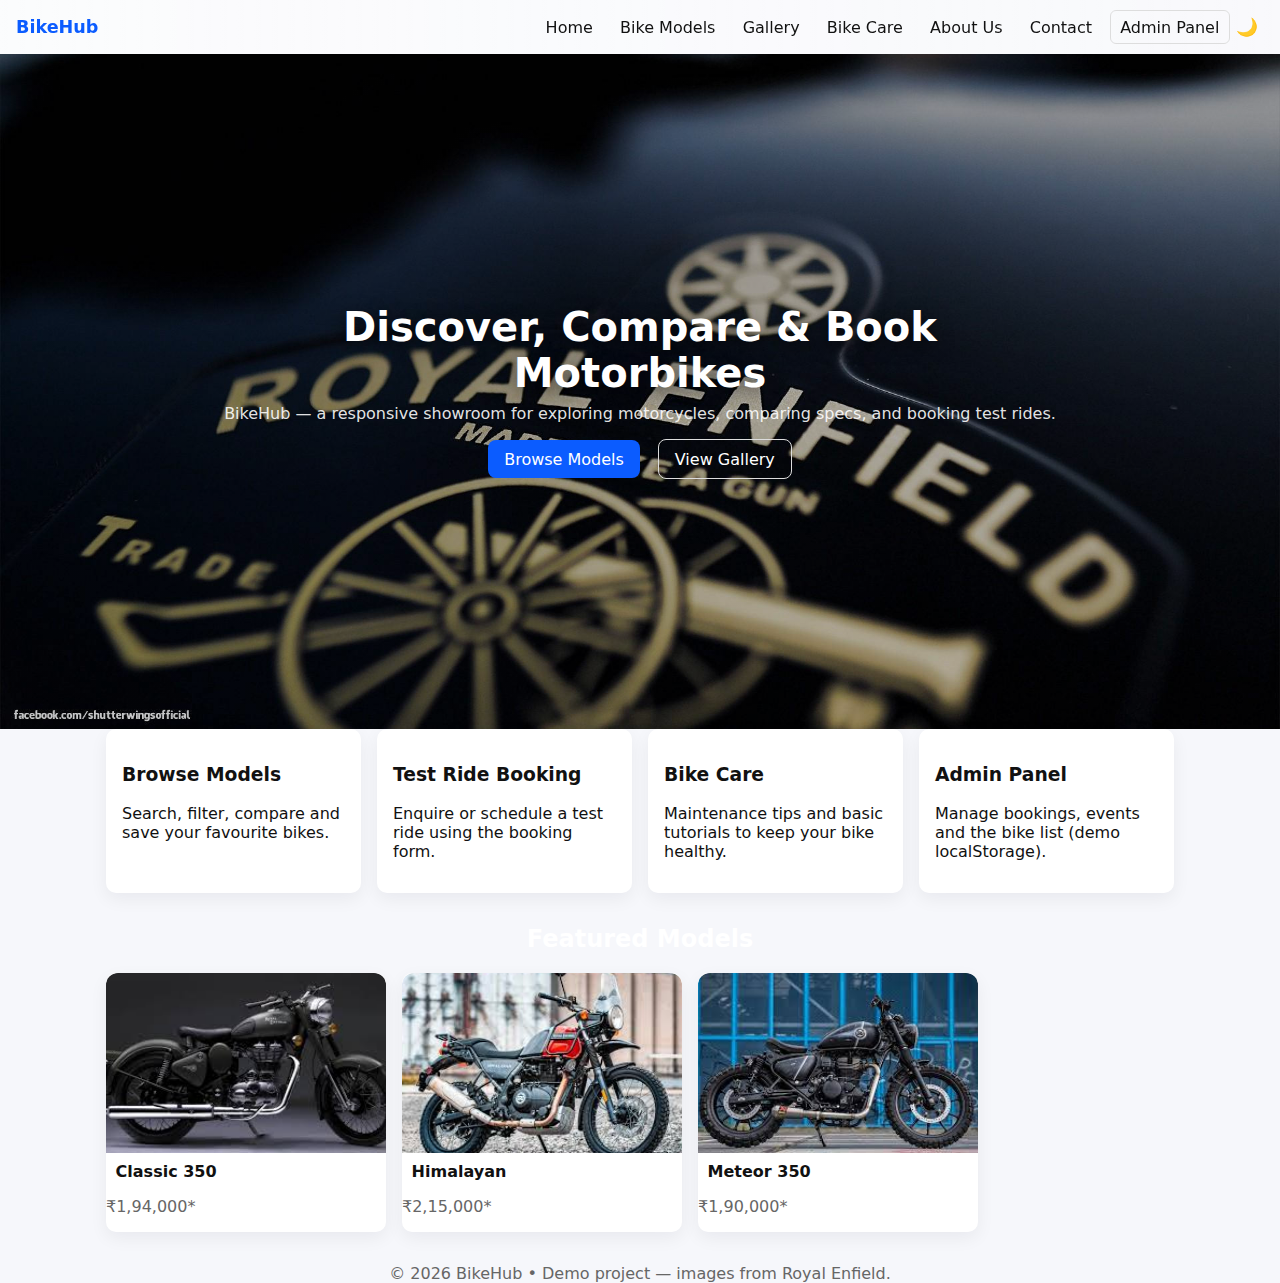
<file: index.html>
<!doctype html>
<html lang="en">
<head>
  <meta charset="utf-8" />
  <meta name="viewport" content="width=device-width,initial-scale=1" />
  <title>BikeHub — Home</title>
  <link rel="stylesheet" href="styles.css" />
</head>
<body>
  <header class="site-header">
    <a class="logo" href="index.html">BikeHub</a>
    <nav class="main-nav">
      <a href="index.html" class="nav-link">Home</a>
      <a href="models.html" class="nav-link">Bike Models</a>
      <a href="gallery.html" class="nav-link">Gallery</a>
      <a href="care.html" class="nav-link">Bike Care</a>
      <a href="about.html" class="nav-link">About Us</a>
      <a href="contact.html" class="nav-link">Contact</a>
      <a href="admin-login.html" class="nav-link admin">Admin Panel</a>
    </nav>
    <button id="darkToggle" class="icon-btn" title="Toggle dark mode">🌙</button>
  </header>

  <main>
    <section class="hero-full">
      <div class="hero-overlay">
        <div class="hero-inner">
          <h1>Discover, Compare & Book Motorbikes</h1>
          <p>BikeHub — a responsive showroom for exploring motorcycles, comparing specs, and booking test rides.</p>
          <div class="hero-ctas">
            <a class="btn" href="models.html">Browse Models</a>
            <a class="btn ghost" href="gallery.html">View Gallery</a>
          </div>
        </div>
      </div>
    </section>

    <section class="container features-home">
      <div class="feature">
        <h3>Browse Models</h3>
        <p>Search, filter, compare and save your favourite bikes.</p>
      </div>
      <div class="feature">
        <h3>Test Ride Booking</h3>
        <p>Enquire or schedule a test ride using the booking form.</p>
      </div>
      <div class="feature">
        <h3>Bike Care</h3>
        <p>Maintenance tips and basic tutorials to keep your bike healthy.</p>
      </div>
      <div class="feature">
        <h3>Admin Panel</h3>
        <p>Manage bookings, events and the bike list (demo localStorage).</p>
      </div>
    </section>

    <section class="container featured">
      <h2>Featured Models</h2>
      <div class="cardlist small">
        <article class="card">
          <img src="classic.jpg" alt="Classic 350">
          <h4>Classic 350</h4>
          <p class="muted">₹1,94,000*</p>
        </article>
        <article class="card">
          <img src="himaliyan.jpg" alt="Himalayan">
          <h4>Himalayan</h4>
          <p class="muted">₹2,15,000*</p>
        </article>
        <article class="card">
          <img src="meteor.jpg" alt="Meteor 350">
          <h4>Meteor 350</h4>
          <p class="muted">₹1,90,000*</p>
        </article>
      </div>
    </section>
  </main>

  <footer class="site-footer">
    <div class="container">
      <p>© <span id="year"></span> BikeHub • Demo project — images from Royal Enfield.</p>
    </div>
  </footer>

  <script src="script.js"></script>
</body>
</html>
</file>
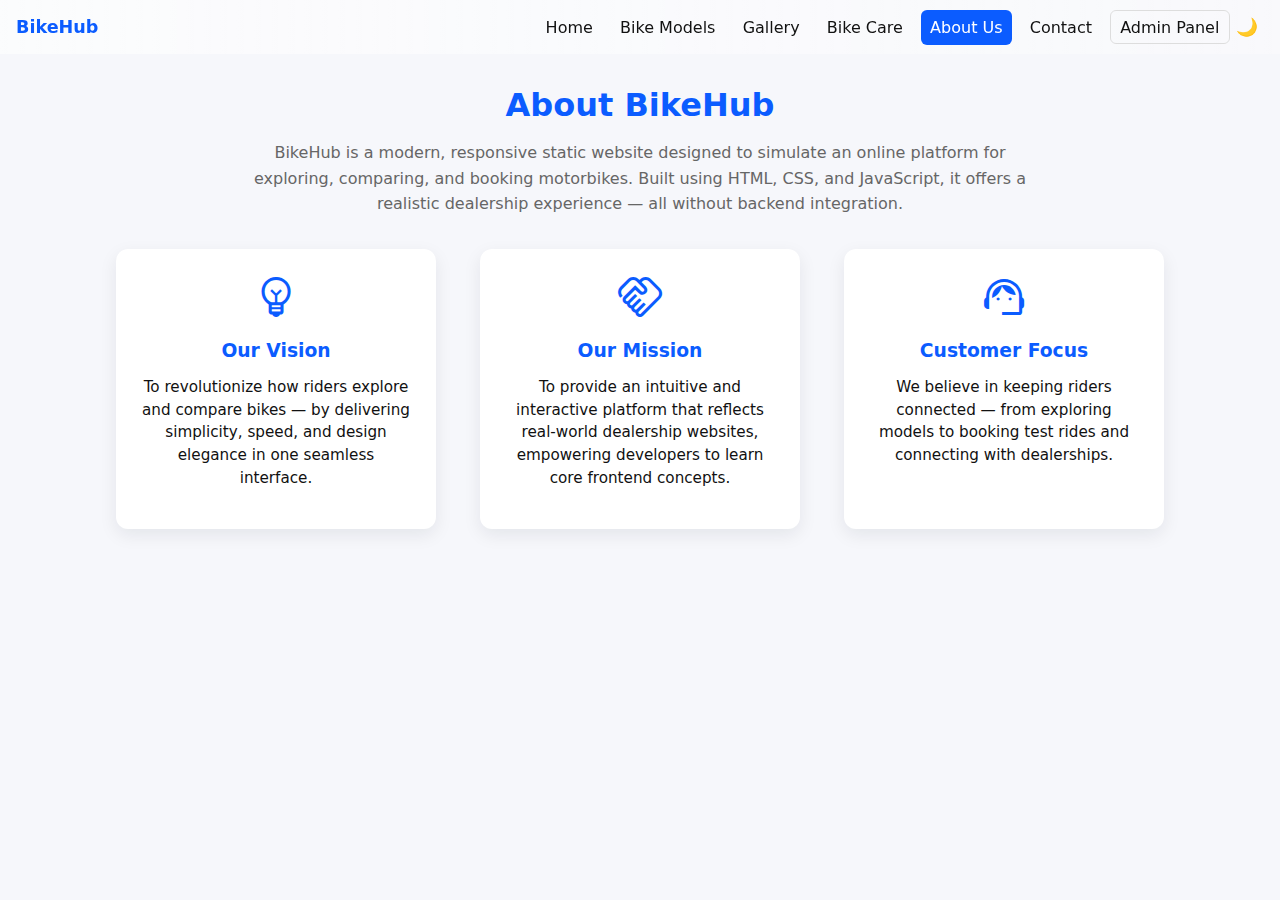
<file: about.html>
<!doctype html>
<html lang="en">
<head>
  <meta charset="utf-8" />
  <meta name="viewport" content="width=device-width,initial-scale=1" />
  <title>BikeHub — About Us</title>
  <link rel="stylesheet" href="styles.css" />
  <link rel="stylesheet" href="https://fonts.googleapis.com/css2?family=Material+Symbols+Outlined" />

</head>
<body>
  <header class="site-header">
    <a class="logo" href="index.html">BikeHub</a>
    <nav class="main-nav">
      <a href="index.html" class="nav-link">Home</a>
      <a href="models.html" class="nav-link">Bike Models</a>
      <a href="gallery.html" class="nav-link">Gallery</a>
      <a href="care.html" class="nav-link">Bike Care</a>
      <a href="about.html" class="nav-link active">About Us</a>
      <a href="contact.html" class="nav-link">Contact</a>
      <a href="admin-login.html" class="nav-link admin">Admin Panel</a>
    </nav>
    <button id="darkToggle" class="icon-btn" title="Toggle dark mode">🌙</button>
  </header>

  <main class="container about-container">
  <h2>About BikeHub</h2>
  <p class="muted center-text">
    BikeHub is a modern, responsive static website designed to simulate an online platform 
    for exploring, comparing, and booking motorbikes. Built using HTML, CSS, and JavaScript, 
    it offers a realistic dealership experience — all without backend integration.
  </p>

  <div class="about-grid">
    <div class="about-card">
      <span class="material-symbols-outlined">emoji_objects</span>
      <h3>Our Vision</h3>
      <p>
        To revolutionize how riders explore and compare bikes — by delivering 
        simplicity, speed, and design elegance in one seamless interface.
      </p>
    </div>

    <div class="about-card">
      <span class="material-symbols-outlined">handshake</span>
      <h3>Our Mission</h3>
      <p>
        To provide an intuitive and interactive platform that reflects real-world 
        dealership websites, empowering developers to learn core frontend concepts.
      </p>
    </div>

    <div class="about-card">
      <span class="material-symbols-outlined">support_agent</span>
      <h3>Customer Focus</h3>
      <p>
        We believe in keeping riders connected — from exploring models 
        to booking test rides and connecting with dealerships.
      </p>
    </div>
  </div>
</main>


  <script src="script.js"></script>
</body>
</html>
</file>
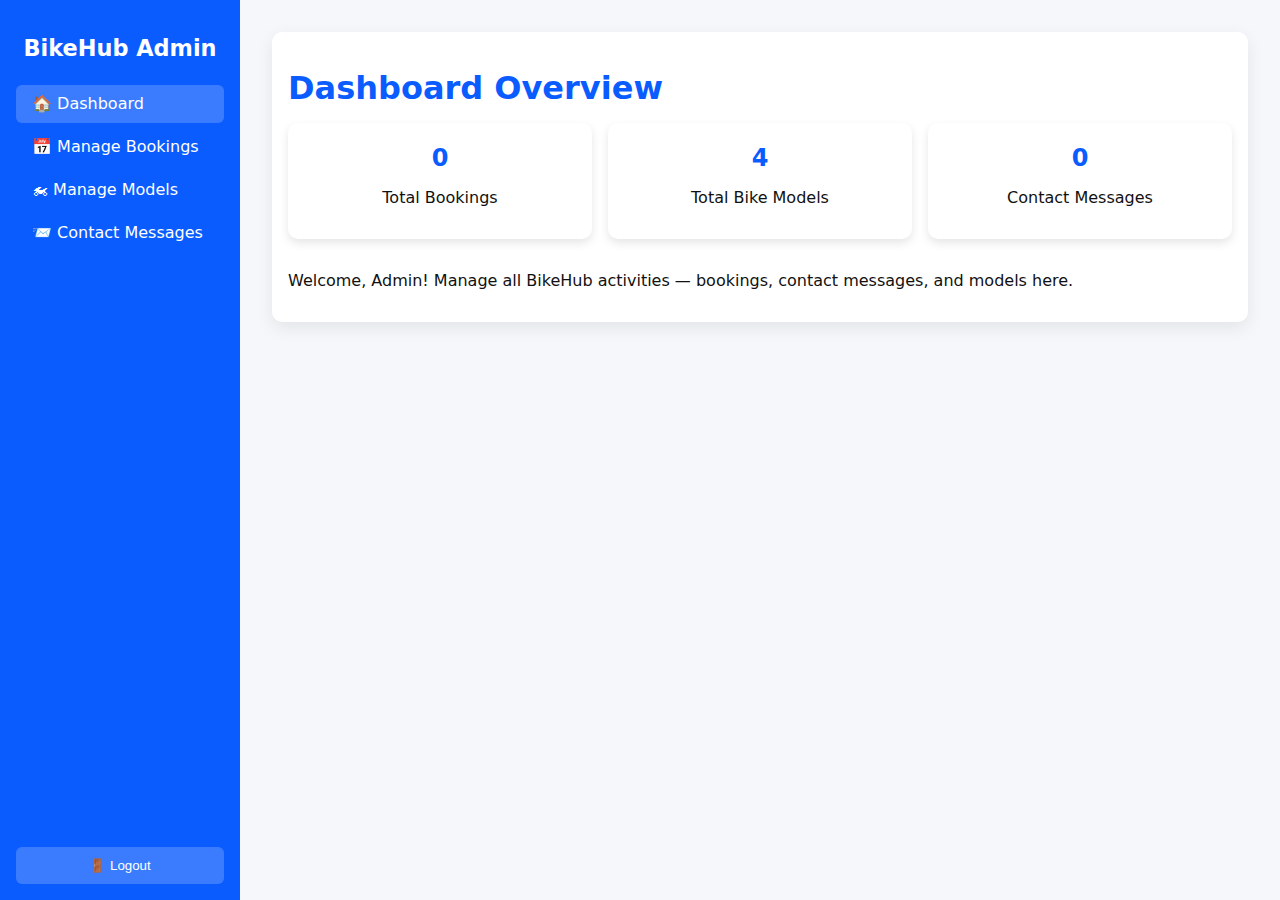
<file: admin-dashboard.html>
<!DOCTYPE html>
<html lang="en">
<head>
  <meta charset="UTF-8" />
  <meta name="viewport" content="width=device-width, initial-scale=1.0" />
  <title>Admin Panel | BikeHub</title>
  <link rel="stylesheet" href="styles.css" />
  <style>
    /* --- Admin Layout --- */
    .admin-wrapper {
      display: flex;
      min-height: 100vh;
      background: var(--bg);
    }

    /* Sidebar */
    .sidebar {
      width: 240px;
      background: #0b5cff;
      color: #fff;
      display: flex;
      flex-direction: column;
      padding: 1rem;
    }

    .sidebar h2 {
      font-size: 1.4rem;
      margin-bottom: 1.5rem;
      text-align: center;
    }

    .sidebar a {
      color: #fff;
      text-decoration: none;
      padding: 0.6rem 1rem;
      border-radius: 6px;
      margin-bottom: 0.3rem;
      transition: background 0.3s ease;
      display: block;
    }

    .sidebar a:hover,
    .sidebar a.active {
      background: rgba(255, 255, 255, 0.2);
    }

    .logout-btn {
      margin-top: auto;
      background: rgba(255, 255, 255, 0.2);
      border: none;
      color: #fff;
      padding: 0.7rem;
      border-radius: 6px;
      cursor: pointer;
    }

    /* Main Area */
    .admin-main {
      flex: 1;
      padding: 2rem;
      overflow-y: auto;
    }

    .admin-main h1 {
      color: var(--accent);
      margin-bottom: 1rem;
    }

    /* Cards */
    .stat-grid {
      display: grid;
      grid-template-columns: repeat(auto-fit, minmax(180px, 1fr));
      gap: 1rem;
      margin-bottom: 2rem;
    }

    .stat-card {
      background: var(--card);
      border-radius: 10px;
      box-shadow: 0 4px 10px rgba(0,0,0,0.1);
      padding: 1rem;
      text-align: center;
      color: var(--text);
    }

    .stat-card h2 {
      margin: 0.3rem 0;
      color: var(--accent);
    }

    /* Tables */
    .admin-card {
      background: var(--card);
      border-radius: 10px;
      padding: 1rem;
      box-shadow: 0 6px 18px rgba(0,0,0,0.08);
      margin-bottom: 1.5rem;
    }

    table {
      width: 100%;
      border-collapse: collapse;
      margin-top: 0.5rem;
    }

    th, td {
      border: 1px solid #ddd;
      padding: 0.6rem;
      text-align: left;
    }

    th {
      background: var(--accent);
      color: #fff;
    }

    /* Hide other tabs */
    .hidden {
      display: none;
    }
  </style>
</head>
<body>
  <div class="admin-wrapper">
    <!-- Sidebar -->
    <aside class="sidebar">
      <h2>BikeHub Admin</h2>
      <a href="#" class="active" id="tabDashboard">🏠 Dashboard</a>
      <a href="#" id="tabBookings">📅 Manage Bookings</a>
      <a href="#" id="tabModels">🏍 Manage Models</a>
      <a href="#" id="tabMessages">📨 Contact Messages</a>
      <button class="logout-btn" onclick="window.location.href='admin-login.html'">🚪 Logout</button>
    </aside>

    <!-- Main Content -->
    <main class="admin-main">
      <!-- Dashboard -->
      <section id="dashboardSection" class="admin-card">
        <h1>Dashboard Overview</h1>
        <div class="stat-grid">
          <div class="stat-card">
            <h2 id="totalBookings">0</h2>
            <p>Total Bookings</p>
          </div>
          <div class="stat-card">
            <h2 id="totalModels">4</h2>
            <p>Total Bike Models</p>
          </div>
          <div class="stat-card">
            <h2 id="totalMessages">0</h2>
            <p>Contact Messages</p>
          </div>
        </div>
        <p>Welcome, Admin! Manage all BikeHub activities — bookings, contact messages, and models here.</p>
      </section>

      <!-- Bookings -->
      <section id="bookingsSection" class="admin-card hidden">
        <h2>Manage Bookings</h2>
        <table id="bookingsTable">
          <thead>
            <tr>
              <th>#</th>
              <th>Name</th>
              <th>Bike</th>
              <th>Email</th>
              <th>Phone</th>
              <th>Date</th>
              <th>Message</th>
            </tr>
          </thead>
          <tbody></tbody>
        </table>
      </section>

      <!-- Models -->
      <section id="modelsSection" class="admin-card hidden">
        <h2>Manage Bike Models</h2>
        <table>
          <thead>
            <tr>
              <th>#</th>
              <th>Bike Name</th>
              <th>Engine (cc)</th>
              <th>Mileage</th>
              <th>Price</th>
            </tr>
          </thead>
          <tbody>
            <tr><td>1</td><td>Classic 350</td><td>349</td><td>35 km/l</td><td>₹1,94,000</td></tr>
            <tr><td>2</td><td>Himalayan</td><td>411</td><td>30 km/l</td><td>₹2,15,000</td></tr>
            <tr><td>3</td><td>Meteor 350</td><td>349</td><td>37 km/l</td><td>₹1,90,000</td></tr>
            <tr><td>4</td><td>Interceptor 650</td><td>648</td><td>25 km/l</td><td>₹3,03,000</td></tr>
          </tbody>
        </table>
      </section>

      <!-- Messages -->
      <section id="messagesSection" class="admin-card hidden">
        <h2>Contact Messages</h2>
        <table id="messagesTable">
          <thead>
            <tr>
              <th>#</th>
              <th>Name</th>
              <th>Email</th>
              <th>Subject</th>
              <th>Message</th>
            </tr>
          </thead>
          <tbody><tr><td colspan="5">No messages yet.</td></tr></tbody>
        </table>
      </section>
    </main>
  </div>

  <script>
    // Sidebar switching
    const tabs = {
      tabDashboard: "dashboardSection",
      tabBookings: "bookingsSection",
      tabModels: "modelsSection",
      tabMessages: "messagesSection",
    };
    Object.keys(tabs).forEach(id => {
      document.getElementById(id).addEventListener("click", () => {
        document.querySelectorAll(".admin-card").forEach(sec => sec.classList.add("hidden"));
        document.getElementById(tabs[id]).classList.remove("hidden");
        document.querySelectorAll(".sidebar a").forEach(a => a.classList.remove("active"));
        document.getElementById(id).classList.add("active");
      });
    });

    // Load bookings
    const data = JSON.parse(localStorage.getItem("bikehub_bookings_v1") || "[]");
    const bookingBody = document.querySelector("#bookingsTable tbody");
    const totalBookings = document.getElementById("totalBookings");
    if (data.length === 0) {
      bookingBody.innerHTML = "<tr><td colspan='7'>No bookings yet.</td></tr>";
    } else {
      bookingBody.innerHTML = data.map((b, i) => `
        <tr>
          <td>${i + 1}</td>
          <td>${b.name}</td>
          <td>${b.bike}</td>
          <td>${b.email}</td>
          <td>${b.phone}</td>
          <td>${b.date}</td>
          <td>${b.message || "-"}</td>
        </tr>
      `).join("");
      totalBookings.textContent = data.length;
    }
  </script>
</body>
</html>
</file>
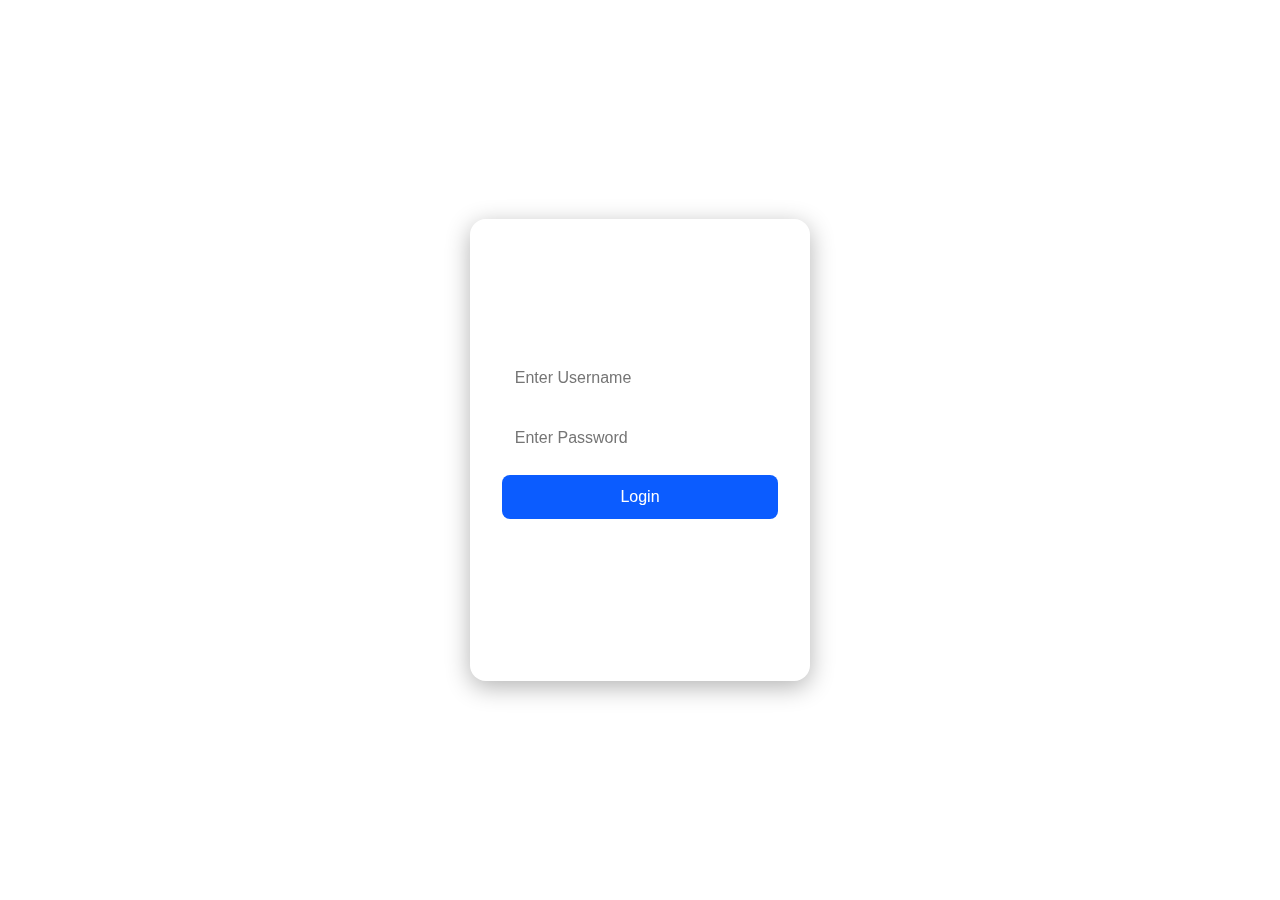
<file: admin-login.html>
<!DOCTYPE html>
<html lang="en">
<head>
  <meta charset="UTF-8" />
  <meta name="viewport" content="width=device-width, initial-scale=1.0" />
  <title>Admin Login | BikeHub</title>
  <link rel="stylesheet" href="styles.css" />
  <style>
    body {
      background: url('https://images.pexels.com/photos/1200450/pexels-photo-1200450.jpeg?auto=compress&cs=tinysrgb&w=1920') center/cover no-repeat;
      display: flex;
      align-items: center;
      justify-content: center;
      height: 100vh;
      font-family: Inter, system-ui, sans-serif;
    }

    .login-box {
      background: rgba(255, 255, 255, 0.12);
      backdrop-filter: blur(10px);
      border-radius: 16px;
      padding: 2rem;
      width: 340px;
      text-align: center;
      box-shadow: 0 6px 25px rgba(0, 0, 0, 0.3);
    }

    .login-box h2 {
      color: #fff;
      margin-bottom: 1.5rem;
      font-size: 1.6rem;
      letter-spacing: 0.5px;
    }

    .login-box input {
      width: 100%;
      padding: 0.8rem;
      border-radius: 8px;
      border: none;
      outline: none;
      margin-bottom: 1rem;
      font-size: 1rem;
    }

    .login-box .btn {
      width: 100%;
      padding: 0.8rem;
      font-size: 1rem;
      border-radius: 8px;
      border: none;
      background: var(--accent, #0b5cff);
      color: #fff;
      cursor: pointer;
      transition: background 0.3s ease;
    }

    .login-box .btn:hover {
      background: #0042e0;
    }

    .forgot-password {
      display: block;
      margin-top: 0.8rem;
      color: #fff;
      font-size: 0.9rem;
      text-decoration: underline;
      cursor: pointer;
    }

    .error-msg {
      color: #ff4444;
      font-size: 0.9rem;
      margin-top: 0.5rem;
      display: none;
    }

    .login-footer {
      color: #fff;
      margin-top: 1rem;
      font-size: 0.85rem;
    }

    .back-home {
      display: inline-block;
      margin-top: 1.2rem;
      color: #fff;
      text-decoration: none;
      border: 1px solid #fff;
      padding: 0.5rem 1rem;
      border-radius: 8px;
      transition: all 0.3s ease;
      font-size: 0.9rem;
    }

    .back-home:hover {
      background: #fff;
      color: #0b5cff;
    }
  </style>
</head>
<body>
  <div class="login-box">
    <h2>BikeHub Admin Login</h2>

    <form id="adminLoginForm">
      <input type="text" id="username" placeholder="Enter Username" required />
      <input type="password" id="password" placeholder="Enter Password" required />
      <button type="submit" class="btn">Login</button>
      <a class="forgot-password" href="#">Forgot Password?</a>
      <div class="error-msg" id="errorMsg">Invalid username or password!</div>
    </form>

    <a href="index.html" class="back-home">← Back to Home</a>

    <div class="login-footer">
      © 2025 BikeHub | Authorized Access Only
    </div>
  </div>

  <script>
  const form = document.getElementById("adminLoginForm");

  form.addEventListener("submit", function (e) {
    e.preventDefault();
    
    // Simply allow login for any entered credentials
    const user = document.getElementById("username").value.trim();
    const pass = document.getElementById("password").value.trim();

    if (user && pass) {
      localStorage.setItem("bikehub_admin_loggedin", "true");
      window.location.href = "admin-dashboard.html"; // redirect
    } else {
      alert("Please enter both username and password!");
    }
  });
</script>

</body>
</html>
</file>
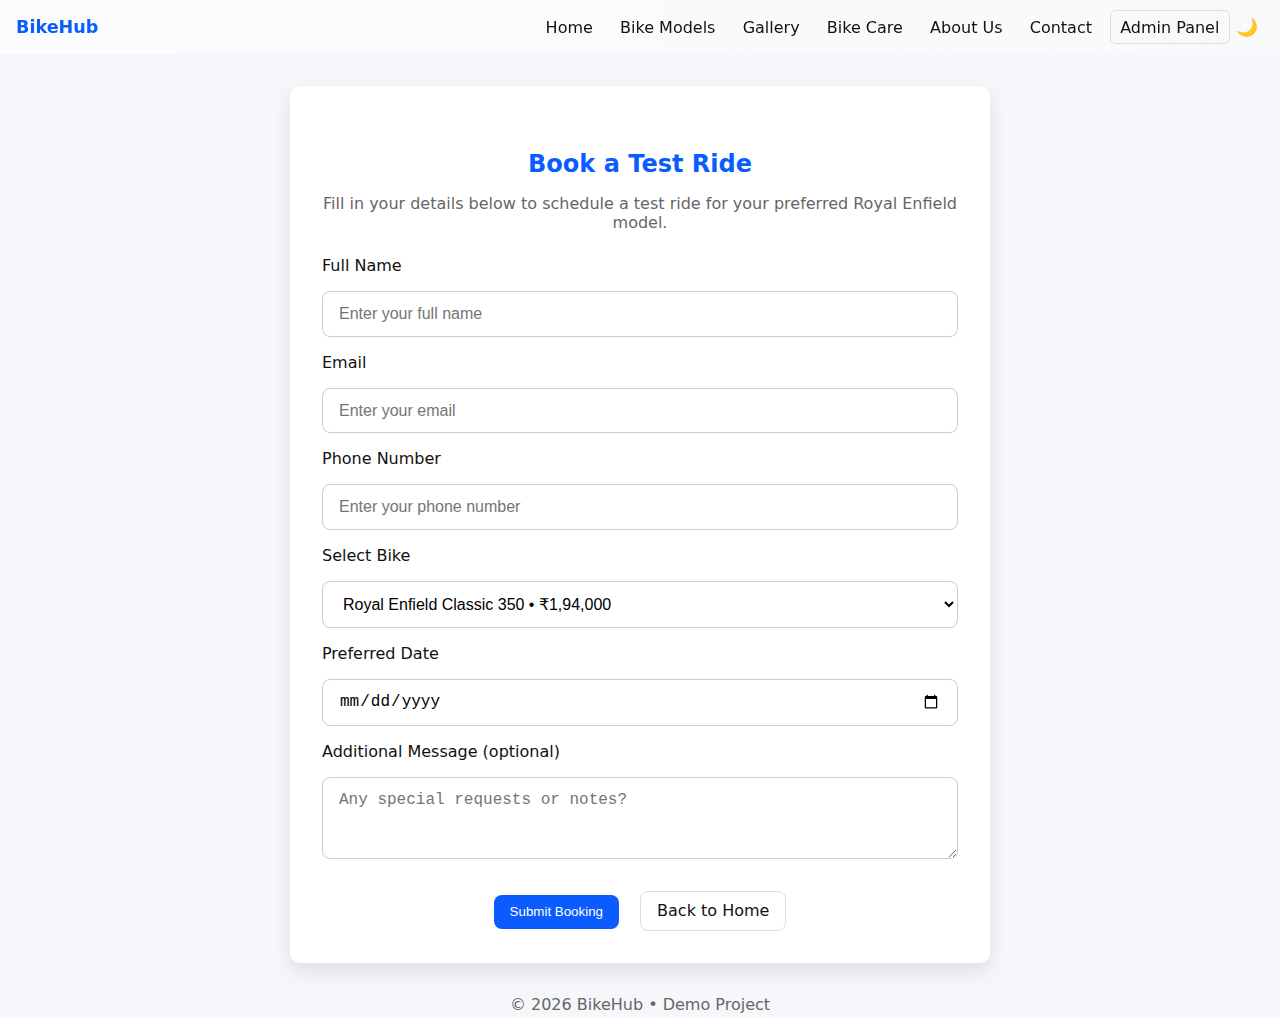
<file: booking.html>
<!doctype html>
<html lang="en">
<head>
  <meta charset="utf-8" />
  <meta name="viewport" content="width=device-width,initial-scale=1" />
  <title>Book a Test Ride | BikeHub</title>
  <link rel="stylesheet" href="styles.css" />
  <style>
    /* Additional Booking Page Styling (built to blend with BikeHub theme) */
    .booking-wrapper {
      max-width: 700px;
      margin: 2rem auto;
      background: var(--card);
      padding: 2rem;
      border-radius: var(--radius);
      box-shadow: 0 8px 20px rgba(0,0,0,0.1);
      transition: background 0.3s ease;
    }

    .booking-wrapper h2 {
      text-align: center;
      color: var(--accent);
      margin-bottom: 1rem;
    }

    .booking-wrapper p {
      text-align: center;
      color: var(--muted);
      margin-bottom: 1.5rem;
    }

    .booking-wrapper form {
      display: flex;
      flex-direction: column;
      gap: 1rem;
    }

    .booking-wrapper input,
    .booking-wrapper select,
    .booking-wrapper textarea {
      padding: 0.8rem 1rem;
      border-radius: 8px;
      border: 1px solid #ccc;
      font-size: 1rem;
      background: #fff;
      transition: all 0.3s ease;
    }

    body.dark .booking-wrapper input,
    body.dark .booking-wrapper select,
    body.dark .booking-wrapper textarea {
      background: #0c1622;
      color: var(--text);
      border: 1px solid #222;
    }

    .booking-wrapper input:focus,
    .booking-wrapper select:focus,
    .booking-wrapper textarea:focus {
      outline: none;
      border-color: var(--accent);
      box-shadow: 0 0 0 2px rgba(11, 92, 255, 0.2);
    }

    .booking-actions {
      text-align: center;
      margin-top: 1rem;
    }

    .booking-actions .btn {
      margin: 0 0.5rem;
    }
  </style>
</head>
<body>
  <!-- Header -->
  <header class="site-header">
    <a class="logo" href="index.html">BikeHub</a>
    <nav class="main-nav">
      <a href="index.html" class="nav-link">Home</a>
      <a href="models.html" class="nav-link">Bike Models</a>
      <a href="gallery.html" class="nav-link">Gallery</a>
      <a href="care.html" class="nav-link">Bike Care</a>
      <a href="about.html" class="nav-link">About Us</a>
      <a href="contact.html" class="nav-link">Contact</a>
      <a href="admin-login.html" class="nav-link admin">Admin Panel</a>
    </nav>
    <button id="darkToggle" class="icon-btn" title="Toggle dark mode">🌙</button>
  </header>

  <!-- Booking Section -->
  <main class="container">
    <div class="booking-wrapper">
      <h2>Book a Test Ride</h2>
      <p>Fill in your details below to schedule a test ride for your preferred Royal Enfield model.</p>

      <form id="bookingForm">
        <label for="name">Full Name</label>
        <input type="text" id="name" name="name" placeholder="Enter your full name" required>

        <label for="email">Email</label>
        <input type="email" id="email" name="email" placeholder="Enter your email" required>

        <label for="phone">Phone Number</label>
        <input type="tel" id="phone" name="phone" placeholder="Enter your phone number" required>

        <label for="bike">Select Bike</label>
        <select name="bike" id="bike" required></select>

        <label for="date">Preferred Date</label>
        <input type="date" name="date" id="date" required>

        <label for="message">Additional Message (optional)</label>
        <textarea id="message" name="message" rows="3" placeholder="Any special requests or notes?"></textarea>

        <div class="booking-actions">
          <button type="submit" class="btn">Submit Booking</button>
          <a href="index.html" class="btn ghost">Back to Home</a>
        </div>
      </form>
    </div>
  </main>

  <footer class="site-footer">
    © <span id="year"></span> BikeHub • Demo Project
  </footer>

  <script src="script.js"></script>
</body>
</html>
</file>
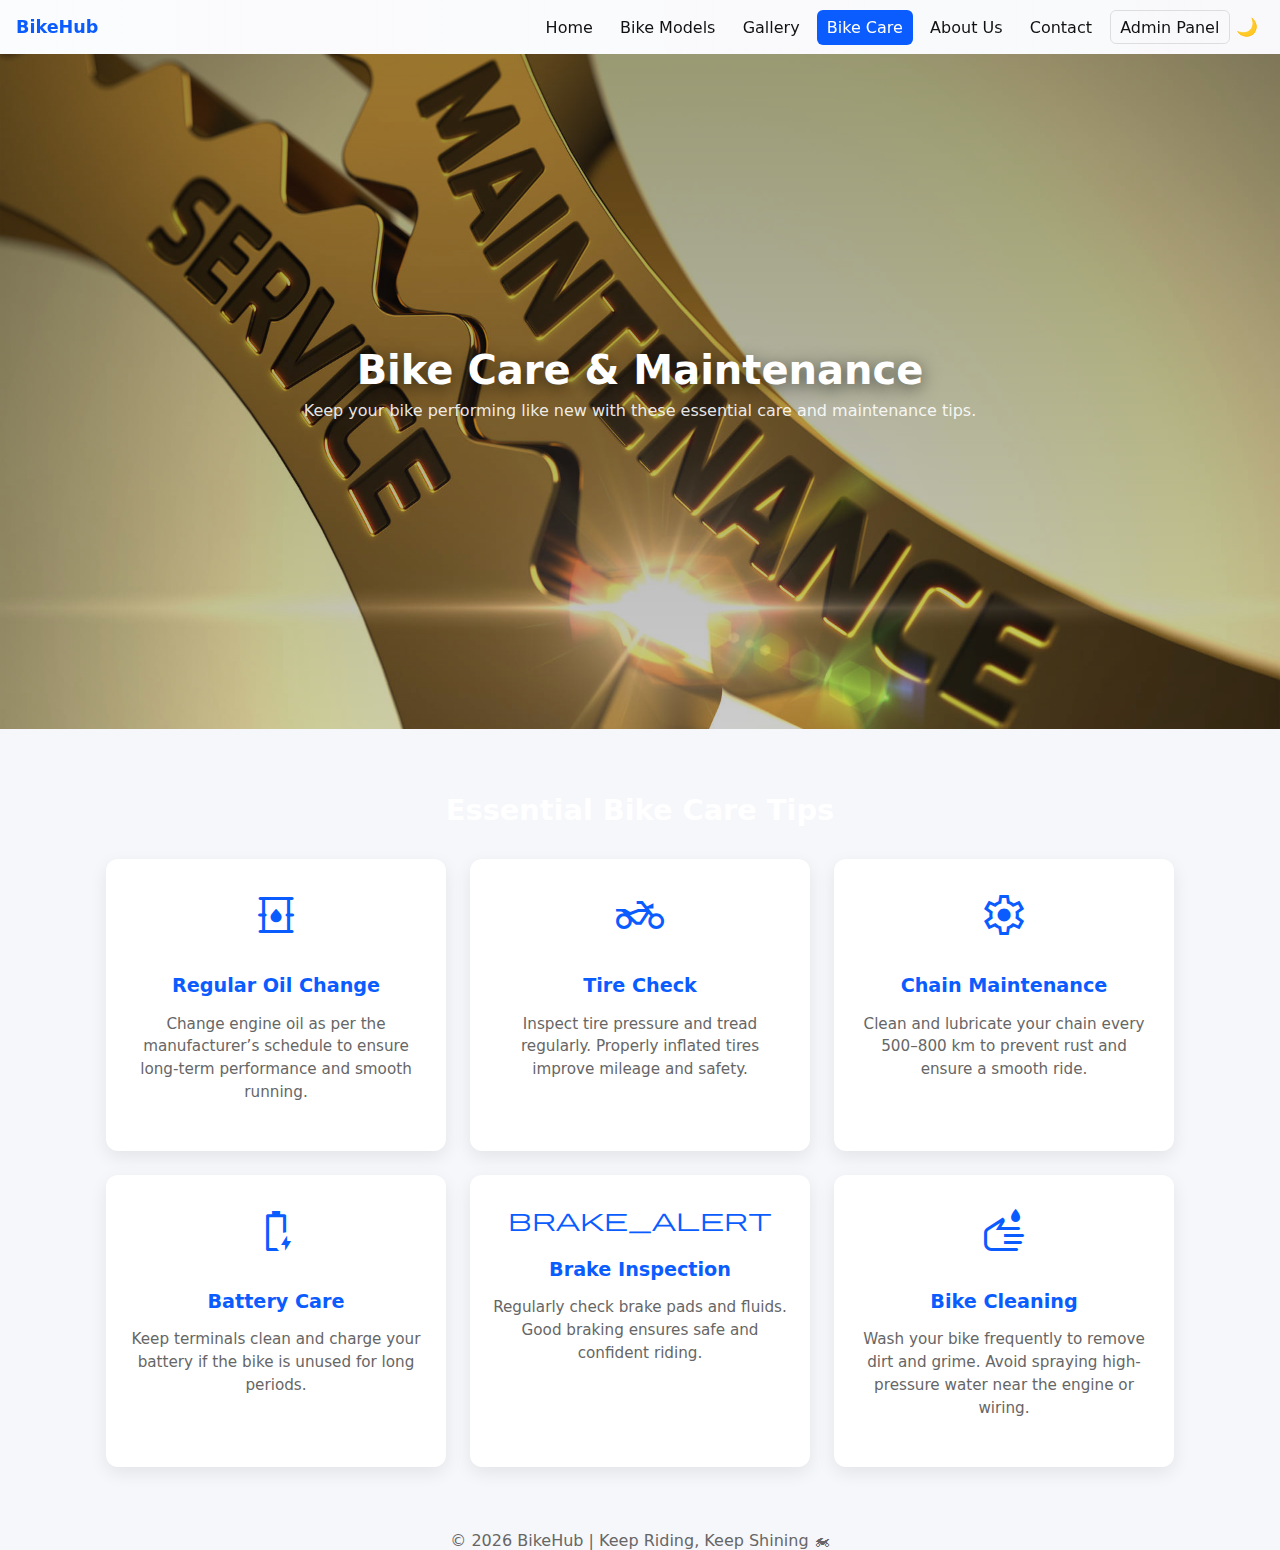
<file: care.html>
<!doctype html>
<html lang="en">
<head>
  <meta charset="utf-8" />
  <meta name="viewport" content="width=device-width,initial-scale=1" />
  <title>BikeHub — Bike Care</title>
  <link rel="stylesheet" href="styles.css" />

  <!-- Google Material Icons -->
  <link href="https://fonts.googleapis.com/css2?family=Material+Symbols+Outlined" rel="stylesheet" />
  <link rel="stylesheet" href="https://fonts.googleapis.com/css2?family=Material+Symbols+Outlined:opsz,wght,FILL,GRAD@20..48,100..700,0..1,-50..200" />

</head>
<body>
  <header class="site-header">
    <a class="logo" href="index.html">BikeHub</a>
    <nav class="main-nav">
      <a href="index.html" class="nav-link">Home</a>
      <a href="models.html" class="nav-link">Bike Models</a>
      <a href="gallery.html" class="nav-link">Gallery</a>
      <a href="care.html" class="nav-link active">Bike Care</a>
      <a href="about.html" class="nav-link">About Us</a>
      <a href="contact.html" class="nav-link">Contact</a>
      <a href="admin-login.html" class="nav-link admin">Admin Panel</a>
    </nav>
    <button id="darkToggle" class="icon-btn" title="Toggle dark mode">🌙</button>
  </header>

  <!-- Hero -->
  <section class="hero-full care-hero">
    <div class="hero-overlay">
      <div class="hero-inner">
        <h1>Bike Care & Maintenance</h1>
        <p>Keep your bike performing like new with these essential care and maintenance tips.</p>
      </div>
    </div>
  </section>

  <!-- Bike Care Tips -->
  <main class="container care-container">
    <h2 class="section-title">Essential Bike Care Tips</h2>
    <div class="care-grid">

      <div class="care-card">
        <span class="material-symbols-outlined icon">oil_barrel</span>
        <h3>Regular Oil Change</h3>
        <p>Change engine oil as per the manufacturer’s schedule to ensure long-term performance and smooth running.</p>
      </div>

      <div class="care-card">
        <span class="material-symbols-outlined icon">two_wheeler</span>
        <h3>Tire Check</h3>
        <p>Inspect tire pressure and tread regularly. Properly inflated tires improve mileage and safety.</p>
      </div>

      <div class="care-card">
        <span class="material-symbols-outlined icon">settings</span>
        <h3>Chain Maintenance</h3>
        <p>Clean and lubricate your chain every 500–800 km to prevent rust and ensure a smooth ride.</p>
      </div>

      <div class="care-card">
        <span class="material-symbols-outlined icon">battery_charging_full</span>
        <h3>Battery Care</h3>
        <p>Keep terminals clean and charge your battery if the bike is unused for long periods.</p>
      </div>

      <div class="care-card">
        <span class="material-symbols-outlined">brake_alert</span>

        <h3>Brake Inspection</h3>
        <p>Regularly check brake pads and fluids. Good braking ensures safe and confident riding.</p>
      </div>

      <div class="care-card">
        <span class="material-symbols-outlined icon">wash</span>
        <h3>Bike Cleaning</h3>
        <p>Wash your bike frequently to remove dirt and grime. Avoid spraying high-pressure water near the engine or wiring.</p>
      </div>

    </div>
  </main>

  <footer class="site-footer">
    <p>© <span id="year"></span> BikeHub | Keep Riding, Keep Shining 🏍</p>
  </footer>

  <script src="script.js"></script>
</body>
</html>
</file>
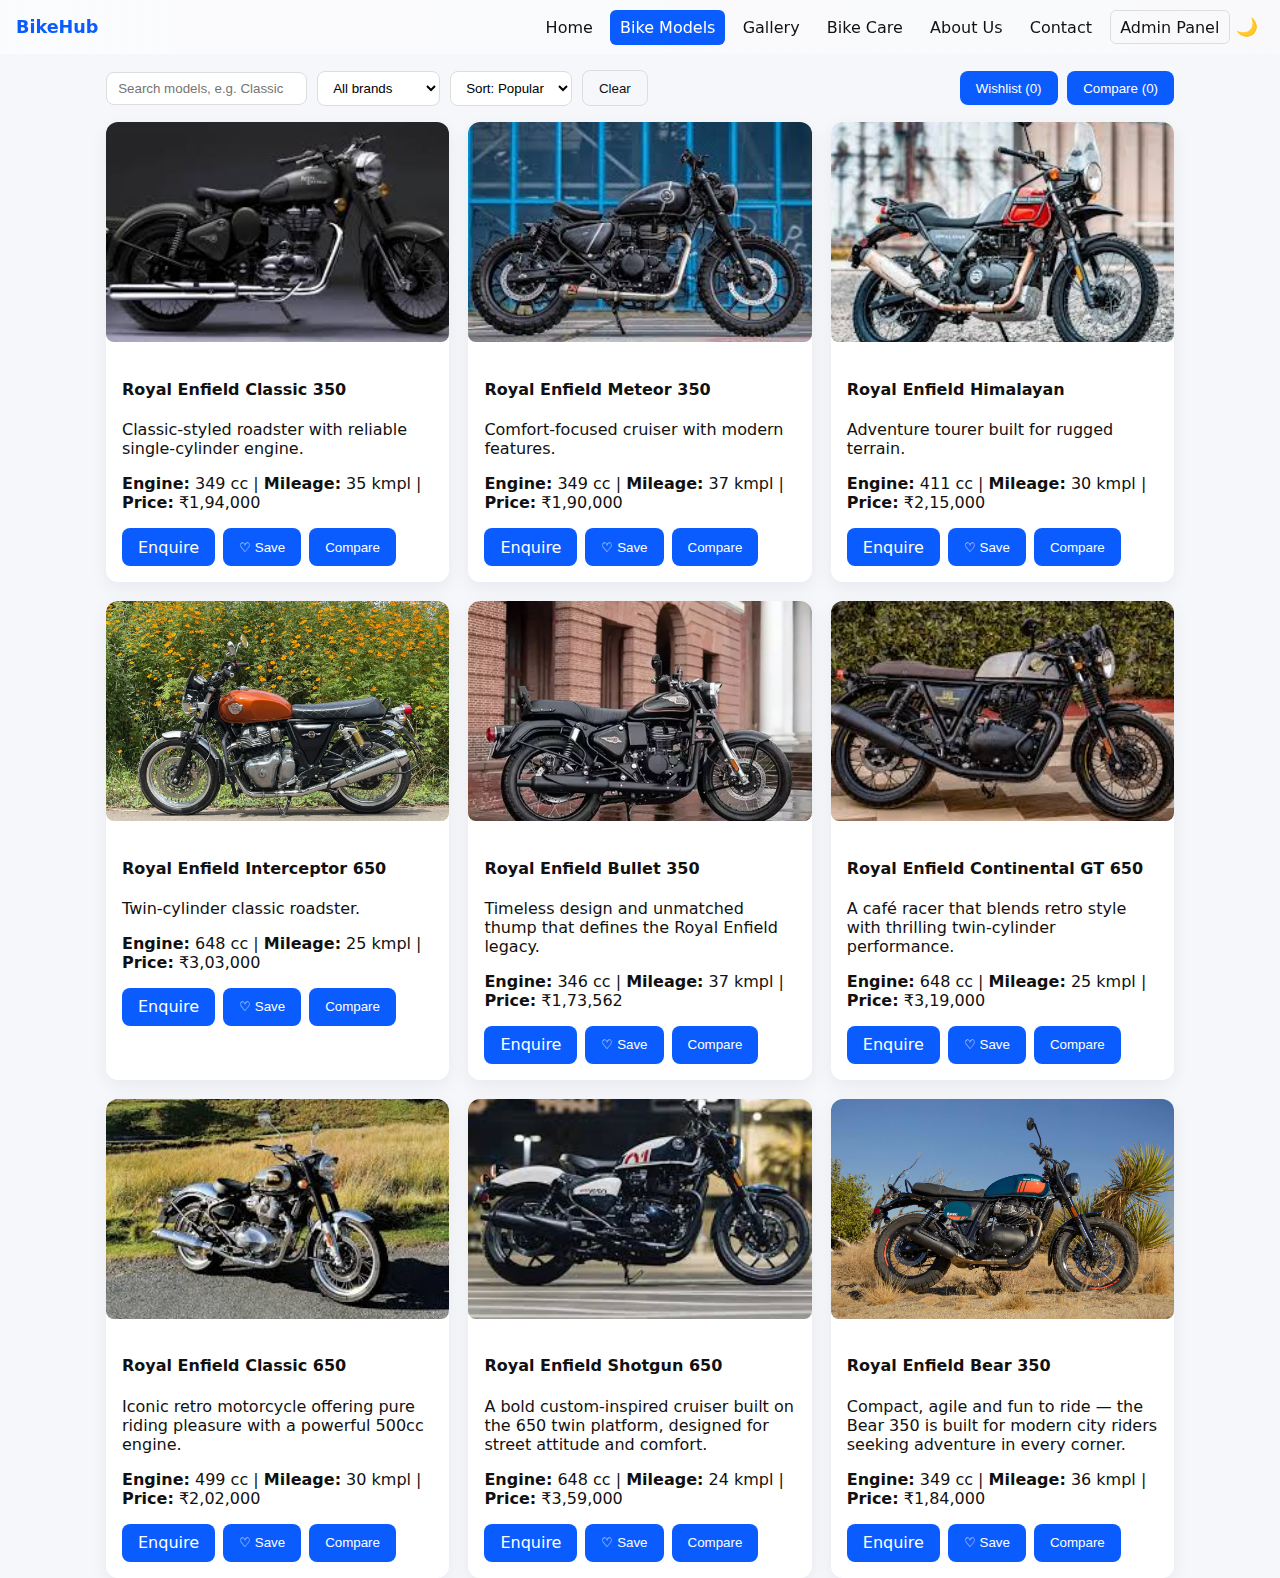
<file: models.html>
<!doctype html>
<html lang="en">
<head>
  <meta charset="utf-8" />
  <meta name="viewport" content="width=device-width,initial-scale=1" />
  <title>BikeHub — Bike Models</title>
  <link rel="stylesheet" href="styles.css" />
</head>
<body>
  <header class="site-header">
    <a class="logo" href="index.html">BikeHub</a>
    <nav class="main-nav">
      <a href="index.html" class="nav-link">Home</a>
      <a href="models.html" class="nav-link active">Bike Models</a>
      <a href="gallery.html" class="nav-link">Gallery</a>
      <a href="care.html" class="nav-link">Bike Care</a>
      <a href="about.html" class="nav-link">About Us</a>
      <a href="contact.html" class="nav-link">Contact</a>
      <a href="admin-login.html" class="nav-link admin">Admin Panel</a>
    </nav>
    <button id="darkToggle" class="icon-btn" title="Toggle dark mode">🌙</button>
  </header>

  <main class="container">
    <section class="search-filter">
      <input id="searchInput" placeholder="Search models, e.g. Classic" />
      <select id="brandFilter">
        <option value="all">All brands</option>
        <option>Royal Enfield</option>
        <option>Yamaha</option>
        <option>Honda</option>
      </select>
      <select id="sortSelect">
        <option value="popular">Sort: Popular</option>
        <option value="price-asc">Price ↑</option>
        <option value="price-desc">Price ↓</option>
      </select>
      <button id="clearFilters" class="btn ghost">Clear</button>
      <div class="spacer"></div>
      <button id="viewWishlist" class="btn">Wishlist (<span id="wishCount">0</span>)</button>
      <button id="viewCompare" class="btn">Compare (<span id="compareCount">0</span>)</button>
    </section>

    <section id="modelsList" class="models-grid"></section>

    <!-- Wishlist & Compare Modals -->
    <div id="wishlistModal" class="modal hidden" role="dialog"><div class="modal-content">
      <button class="modal-close" data-close>×</button><h3>Wishlist</h3><div id="wishlistArea"></div>
    </div></div>

    <div id="compareModal" class="modal hidden" role="dialog"><div class="modal-content">
      <button class="modal-close" data-close>×</button><h3>Compare</h3><div id="compareArea" class="compare-area"></div>
    </div></div>
  </main>

  <script src="script.js"></script>
</body>
</html>
</file>
<file: styles.css>
:root{
  --bg:#f6f7fb;
  --card:#fff;
  --muted:#666;
  --accent:#0b5cff;
  --text:#111;
  --radius:10px;
}
*{box-sizing:border-box}
html,body{height:100%}
body{
  margin:0;font-family:Inter,system-ui,Segoe UI,Roboto,Arial; background:var(--bg); color:var(--text);
  -webkit-font-smoothing:antialiased;
}
.container{max-width:1100px;margin:1.2rem auto;padding:0 1rem}
.site-header{
  display:flex; justify-content: space-between;align-items:center;padding:.6rem 1rem;background:linear-gradient(90deg,rgba(255,255,255,0.6),rgba(255,255,255,0.3));
  position:sticky;top:0;backdrop-filter: blur(6px);z-index:10;
}
.logo{font-weight:700;color:var(--accent);text-decoration:none;font-size:1.1rem}
.main-nav{margin-left:auto;display:flex;gap:.5rem;align-items:center}
.main-nav .nav-link{color:inherit;text-decoration:none;padding:.5rem .6rem;border-radius:6px}
.main-nav .nav-link.active{background:var(--accent);color:#fff}
.main-nav .nav-link.admin{border:1px solid #ddd;padding:.4rem .6rem;border-radius:6px}
.icon-btn{border:0;background:transparent;cursor:pointer;font-size:1.1rem}

/* Hero */
.hero-full{height:75vh;background:url('https://www.royalenfield.com/content/dam/royal-enfield/india/motorcycles/himalayan/explore/gallery/01.jpg') center/cover no-repeat;display:flex;align-items:center}
.hero-overlay{width:100%;height:100%;background:linear-gradient(rgba(0,0,0,0.4),rgba(0,0,0,0.2));display:flex;align-items:center}
.hero-inner{max-width:900px;margin:0 auto;color:#fff;padding:2rem;text-align:center}
.hero-inner h1{font-size:2.5rem;margin:0 0 .5rem;text-shadow:0 4px 18px rgba(0,0,0,0.6)}
.hero-inner p{margin:0 0 1rem;color:rgba(255,255,255,0.9)}
.hero-ctas .btn{margin:0 .4rem}

/* layout cards & lists */
.features-home{display:grid;grid-template-columns:repeat(auto-fit,minmax(220px,1fr));gap:1rem;margin-top:1.4rem}
.feature{background:var(--card);padding:1rem;border-radius:10px;box-shadow:0 6px 18px rgba(12,20,35,0.06)}
.cardlist{display:flex;gap:1rem;flex-wrap:wrap}
.card{background:var(--card);border-radius:10px;padding:0;overflow:hidden;width:280px;box-shadow:0 6px 18px rgba(12,20,35,0.06)}
.cardlist img {
  width: 100%;
  height: 180px;
  object-fit: cover;
  border-radius: 12px 12px 0 0;
  background-color: #111;
  display: block;
}

.card h4{margin:.6rem}
.muted{color:var(--muted)}

.search-filter{display:flex;gap:.6rem;align-items:center;margin:1rem 0;flex-wrap:wrap}
.search-filter input, .search-filter select{padding:.5rem .7rem;border-radius:8px;border:1px solid #ddd;background:#fff}
.search-filter .spacer{flex:1}

/* models grid */
.models-grid{display:grid;grid-template-columns:repeat(auto-fit,minmax(260px,1fr));gap:1.2rem}
.model-card{display:flex;flex-direction:column;background:var(--card);border-radius:12px;overflow:hidden;box-shadow:0 6px 18px rgba(12,20,35,0.06)}
.model-card img {
  width: 100%;
  height: 220px;
  object-fit: cover;        /* ensures the image fills neatly */
  border-radius: 8px;       /* smooth corners */
  background: #000;         /* fallback for transparent areas */
  transition: transform 0.3s ease, box-shadow 0.3s ease;
}

.model-card img:hover {
  transform: scale(1.05);
  box-shadow: 0 6px 20px rgba(0,0,0,0.3);
}

.model-card .card-body{padding:1rem}
.card-actions{display:flex;gap:.5rem;margin-top:1rem}
.btn{background:var(--accent);color:#fff;padding:.6rem 1rem;border-radius:8px;border:0;cursor:pointer;text-decoration:none;display:inline-block}
.btn.ghost{background:transparent;border:1px solid #ddd;color:inherit}

/* modals */
.modal{position:fixed;inset:0;background:rgba(0,0,0,0.45);display:flex;align-items:center;justify-content:center;padding:1rem}
.modal.hidden{display:none}
.modal-content{background:var(--card);padding:1rem;border-radius:12px;max-width:900px;width:100%}
.modal-close{float:right;border:0;background:transparent;font-size:1.4rem;cursor:pointer}

/* compare area */
.compare-area{display:grid;grid-template-columns:1fr 1fr;gap:1rem}
.compare-card{background:var(--bg);padding:.6rem;border-radius:8px}

/* gallery */
.gallery-grid{display:grid;grid-template-columns:repeat(auto-fit,minmax(200px,1fr));gap:1rem}
.gallery-grid img{width:100%;height:160px;object-fit:cover;border-radius:8px;cursor:pointer;display:block}
.lightbox{position:fixed;inset:0;background:rgba(0,0,0,0.8);display:flex;align-items:center;justify-content:center;padding:1rem}
.lightbox.hidden{display:none}
.lightbox-inner{max-width:1000px;width:100%;text-align:center}
.lightbox-inner img{max-width:100%;max-height:70vh;border-radius:8px}

/* forms & admin */
.form-card{background:var(--card);padding:1rem;border-radius:10px;box-shadow:0 6px 18px rgba(12,20,35,0.06)}
.form-inline{display:flex;gap:.5rem;flex-wrap:wrap}
.form-inline input{padding:.5rem;border-radius:8px;border:1px solid #ddd;background:#fff}

/* small screens */
@media (max-width:900px){
  .hero-inner h1{font-size:1.8rem}
  .model-card img{height:160px}
}

/* dark theme toggle */
body.dark{
  --bg:#07101a;--card:#08121a;--muted:#9aa6b2;--accent:#7aa2ff;--text:#eaf2ff;
  background:var(--bg); color:var(--text);
}
.center{display:flex;flex-direction:column;align-items:center;justify-content:center;min-height:60vh}
.narrow{max-width:720px;margin:1.2rem auto;padding:0 1rem}
.site-footer{margin:2rem 0;color:var(--muted);text-align:center}


.hero-full {
  height: 75vh;
  background: url('bgw.jpg') center/cover no-repeat;
  display: flex;
  align-items: center;
}


/* ===== CONTACT PAGE ===== */
.contact-hero {
  background: url('contact.jpg') center/cover no-repeat;
}

.contact-section {
  margin: 2rem auto;
  padding: 2rem 1rem;
}

.contact-grid {
  display: grid;
  grid-template-columns: repeat(auto-fit, minmax(320px, 1fr));
  gap: 2rem;
  align-items: start;
}

.contact-info h2, .contact-form h2 {
  color: var(--accent);
  margin-bottom: 1rem;
}

.contact-info p {
  margin: 0.5rem 0;
  color: var(--text);
}

.contact-icons img {
  width: 30px;
  margin-right: 10px;
  transition: transform 0.2s ease;
}

.contact-icons img:hover {
  transform: scale(1.1);
}

.contact-form form {
  display: flex;
  flex-direction: column;
  gap: 0.8rem;
}

.contact-form input,
.contact-form textarea {
  padding: 0.8rem;
  border: 1px solid #ccc;
  border-radius: 8px;
  font-size: 0.95rem;
  width: 100%;
}

.contact-form .btn {
  background: var(--accent);
  color: #fff;
  border: none;
  padding: 0.8rem 1rem;
  border-radius: 8px;
  font-weight: 600;
  cursor: pointer;
  transition: background 0.3s ease;
}

.contact-form .btn:hover {
  background: #0042e0;
}

.contact-map {
  margin-top: 2rem;
  border-radius: 12px;
  overflow: hidden;
}
/* --- Consistent Navbar Layout Across All Pages --- */
.site-header {
  width: 100%;
  max-width: 100%;
  display: flex;
  justify-content: space-between;   /* keeps logo left, nav right */
  align-items: center;
  position: sticky;
  top: 0;
  left: 0;
  z-index: 1000;
}

.site-header * {
  box-sizing: border-box;
}

/* Prevent page-specific sections from pushing header inward */
.hero-full,
.contact-hero,
.container,
.contact-section {
  margin-top: 0;
  padding-top: 0;
}

/* === GALLERY SECTION === */
.container h2 {
  text-align: center;
  margin-top: 2rem;
  color: #fff;
}

.gallery-grid {
  display: grid;
  grid-template-columns: repeat(auto-fit, minmax(240px, 1fr));
  gap: 1.5rem;
  margin: 2rem auto;
  width: 90%;
}

.gallery-grid div {
  overflow: hidden;
  border-radius: 12px;
  cursor: pointer;
  position: relative;
  transition: transform 0.3s ease, box-shadow 0.3s ease;
}

.gallery-grid div:hover {
  transform: translateY(-5px);
  box-shadow: 0 4px 25px rgba(255,255,255,0.15);
}

.gallery-grid img {
  width: 100%;
  height: 220px;
  object-fit: cover;
  border-radius: 12px;
  transition: transform 0.4s ease;
}

.gallery-grid div:hover img {
  transform: scale(1.1);
}

/* === LIGHTBOX === */
.lightbox {
  position: fixed;
  inset: 0;
  background: rgba(0, 0, 0, 0.9);
  display: flex;
  justify-content: center;
  align-items: center;
  flex-direction: column;
  z-index: 1000;
  padding: 20px;
}

.lightbox.hidden {
  display: none;
}

.lightbox-inner {
  position: relative;
  text-align: center;
}

.lightbox img {
  max-width: 90vw;
  max-height: 75vh;
  border-radius: 10px;
  box-shadow: 0 0 30px rgba(255,255,255,0.3);
}

#lbCaption {
  color: #ccc;
  margin-top: 1rem;
  font-size: 1rem;
}

#lbClose {
  position: absolute;
  top: -35px;
  right: -35px;
  background: none;
  color: #fff;
  font-size: 2.2rem;
  border: none;
  cursor: pointer;
  transition: 0.3s ease;
}

#lbClose:hover {
  color: #ff4d4d;
}
.gallery-item {
  position: relative;
  overflow: hidden;
  border-radius: 12px;
  cursor: pointer;
  transition: transform 0.3s ease, box-shadow 0.3s ease;
}

.gallery-item:hover {
  transform: scale(1.04);
  box-shadow: 0 6px 25px rgba(0, 0, 0, 0.4);
}

.gallery-overlay {
  position: absolute;
  bottom: 0;
  left: 0;
  right: 0;
  padding: 0.7rem 1rem;
  background: rgba(0, 0, 0, 0.6);
  color: #fff;
  font-size: 0.9rem;
  text-align: center;
  opacity: 0;
  transition: opacity 0.3s ease;
}

.gallery-item:hover .gallery-overlay {
  opacity: 1;
}
/* ===== BIKE CARE PAGE ===== */
.care-hero {
  background: url('care-bg.jpg') center/cover no-repeat;
}

.care-container {
  text-align: center;
  padding: 2rem 1rem;
}

.section-title {
  font-size: 1.8rem;
  color: var(--accent);
  margin-bottom: 2rem;
}

.care-grid {
  display: grid;
  grid-template-columns: repeat(auto-fit, minmax(250px, 1fr));
  gap: 1.5rem;
}

.care-card {
  background: var(--card);
  border-radius: 12px;
  padding: 1.5rem;
  box-shadow: 0 6px 18px rgba(0,0,0,0.1);
  transition: transform 0.3s ease, box-shadow 0.3s ease;
}

.care-card:hover {
  transform: translateY(-5px);
  box-shadow: 0 10px 25px rgba(0,0,0,0.15);
}

.care-card img {
  width: 80px;
  margin-bottom: 1rem;
  transition: transform 0.3s ease;
}

.care-card:hover img {
  transform: scale(1.1);
}

.care-card h3 {
  color: var(--accent);
  margin-bottom: 0.6rem;
}

.care-card p {
  color: var(--muted);
  font-size: 0.95rem;
}
/* ===== BIKE CARE PAGE (Material Icons version) ===== */
.care-hero {
  background: url('maintanence.jpg') center/cover no-repeat;
}

.care-container {
  text-align: center;
  padding: 2rem 1rem;
}

.section-title {
  font-size: 1.8rem;
  color: var(--accent);
  margin-bottom: 2rem;
}

.care-grid {
  display: grid;
  grid-template-columns: repeat(auto-fit, minmax(250px, 1fr));
  gap: 1.5rem;
}

.care-card {
  background: var(--card);
  border-radius: 12px;
  padding: 2rem 1.2rem;
  box-shadow: 0 6px 18px rgba(0,0,0,0.08);
  transition: transform 0.3s ease, box-shadow 0.3s ease;
}

.care-card:hover {
  transform: translateY(-6px);
  box-shadow: 0 10px 25px rgba(0,0,0,0.15);
}

.care-card .icon {
  font-size: 3rem;
  color: var(--accent);
  margin-bottom: 1rem;
  display: inline-block;
}

.care-card h3 {
  color: var(--accent);
  margin-bottom: 0.5rem;
  font-size: 1.2rem;
}

.care-card p {
  color: var(--muted);
  font-size: 0.95rem;
  line-height: 1.5;
}
.material-symbols-outlined {
  font-variation-settings:
    'FILL' 0,
    'wght' 400,
    'GRAD' 0,
    'opsz' 48;
  font-size: 48px;      /* adjust as needed */
  color: #0b5cff;       /* matches your site accent color */
  display: block;
  text-align: center;
  margin-bottom: 0.5rem;
}
/* === ABOUT US SECTION === */
.about-container {
  margin: 2rem auto;
  text-align: center;
}

.about-container h2 {
  color: var(--accent);
  font-size: 2rem;
  margin-bottom: 1rem;
}

.about-container .center-text {
  max-width: 800px;
  margin: 0 auto 2rem;
  color: var(--muted);
  line-height: 1.6;
}

.about-grid {
  display: grid;
  grid-template-columns: repeat(auto-fit, minmax(260px, 1fr));
  gap: 1.5rem;
  justify-items: center;
}

.about-card {
  background: var(--card);
  border-radius: 12px;
  padding: 1.5rem;
  box-shadow: 0 6px 18px rgba(12,20,35,0.08);
  text-align: center;
  transition: transform 0.3s ease, box-shadow 0.3s ease;
  max-width: 320px;
}

.about-card:hover {
  transform: translateY(-6px);
  box-shadow: 0 10px 25px rgba(12,20,35,0.15);
}

.about-card span.material-symbols-outlined {
  font-size: 48px;
  color: var(--accent);
  margin-bottom: 0.5rem;
  display: block;
}

.about-card h3 {
  margin-bottom: 0.5rem;
  color: var(--accent);
}

.about-card p {
  color: var(--text);
  font-size: 0.95rem;
  line-height: 1.5;
}
</file>
